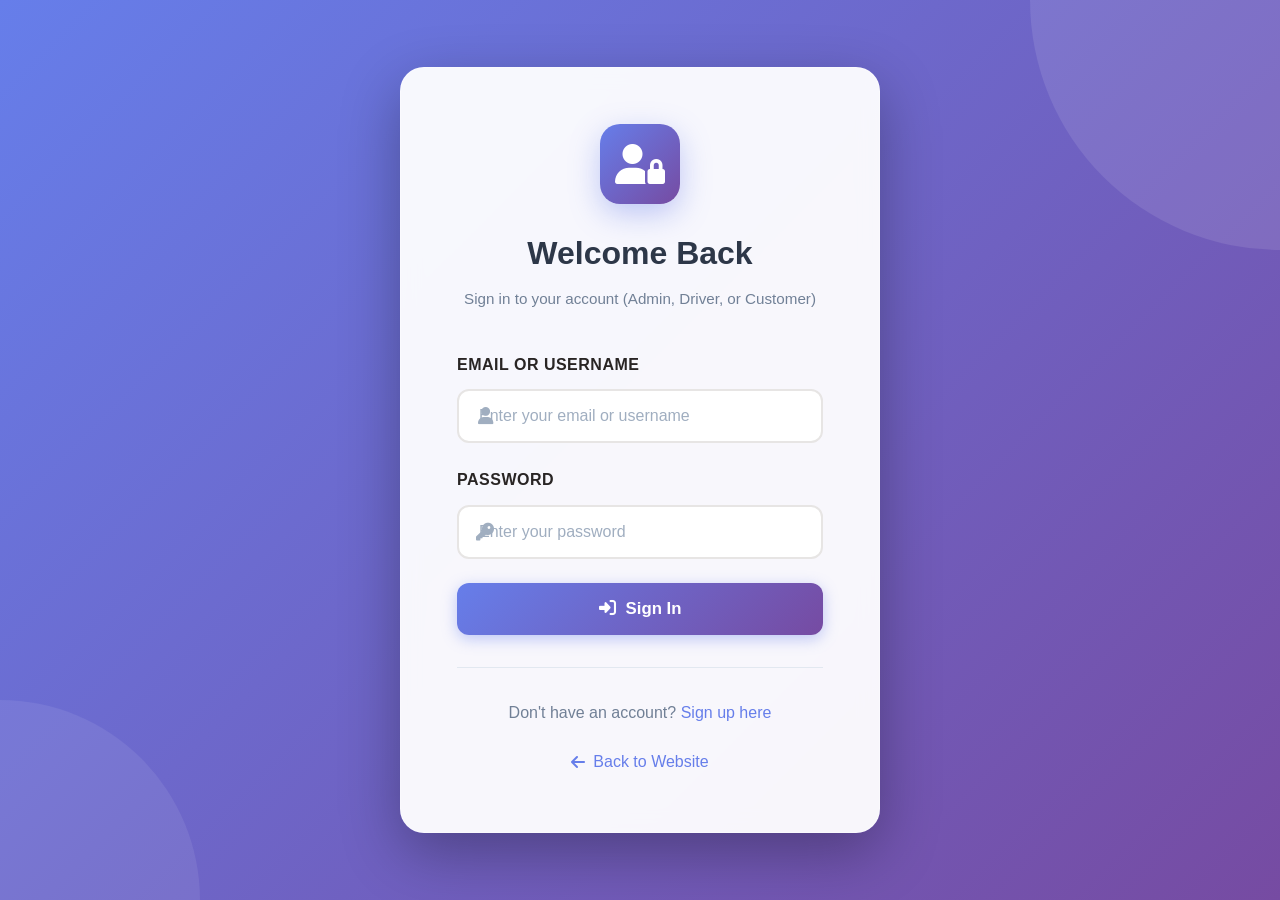
<file: admin-dashboard.html>
<!DOCTYPE html>
<html lang="en">
<head>
    <meta charset="UTF-8">
    <meta name="viewport" content="width=device-width, initial-scale=1.0">
    <title>Admin Dashboard - INFINITRIP</title>
    <link rel="stylesheet" href="https://cdnjs.cloudflare.com/ajax/libs/font-awesome/6.4.0/css/all.min.css">
    <link href="https://fonts.googleapis.com/css2?family=Poppins:wght@300;400;500;600;700;800;900&display=swap" rel="stylesheet">
    <style>
        * {
            margin: 0;
            padding: 0;
            box-sizing: border-box;
        }
        
        :root {
            --primary: #f97316;
            --primary-dark: #ea580c;
            --primary-light: #fb923c;
            --secondary: #0891b2;
            --accent: #06b6d4;
            --success: #22c55e;
            --warning: #f59e0b;
            --danger: #ef4444;
            --dark: #0c0a09;
            --dark-gray: #292524;
            --gray: #78716c;
            --light-gray: #f5f5f4;
            --light: #fafaf9;
            --white: #ffffff;
            --border: #e7e5e4;
            --text: #57534e;
            --text-dark: #292524;
            --gradient-warm: linear-gradient(135deg, #f97316 0%, #ea580c 50%, #dc2626 100%);
            --gradient-cool: linear-gradient(135deg, #0891b2 0%, #06b6d4 100%);
            --shadow-sm: 0 1px 3px rgba(0, 0, 0, 0.08);
            --shadow: 0 4px 12px rgba(0, 0, 0, 0.1);
            --shadow-md: 0 8px 24px rgba(0, 0, 0, 0.12);
            --shadow-lg: 0 16px 48px rgba(0, 0, 0, 0.15);
        }
        
        body {
            font-family: 'Poppins', -apple-system, BlinkMacSystemFont, 'Segoe UI', sans-serif;
            background: var(--light);
            color: var(--text-dark);
            line-height: 1.6;
        }
        
        /* Top Navigation */
        .top-nav {
            background: rgba(255, 255, 255, 0.98);
            backdrop-filter: blur(10px);
            border-bottom: 1px solid var(--border);
            padding: 1.25rem 2rem;
            position: sticky;
            top: 0;
            z-index: 100;
            box-shadow: var(--shadow-sm);
        }
        
        .nav-container {
            display: flex;
            justify-content: space-between;
            align-items: center;
            max-width: 1600px;
            margin: 0 auto;
        }
        
        .nav-brand {
            display: flex;
            align-items: center;
            gap: 12px;
            font-size: 1.75rem;
            font-weight: 800;
            background: var(--gradient-warm);
            -webkit-background-clip: text;
            -webkit-text-fill-color: transparent;
            background-clip: text;
            letter-spacing: -0.5px;
        }
        
        .nav-brand i {
            font-size: 2rem;
            background: var(--gradient-warm);
            -webkit-background-clip: text;
            -webkit-text-fill-color: transparent;
            background-clip: text;
        }
        
        .nav-tabs {
            display: flex;
            gap: 0.5rem;
            flex: 1;
            justify-content: center;
            margin: 0 2rem;
        }
        
        .nav-tab {
            padding: 0.75rem 1.5rem;
            border: none;
            background: transparent;
            color: var(--text);
            font-weight: 500;
            cursor: pointer;
            border-radius: 10px;
            transition: all 0.3s cubic-bezier(0.4, 0, 0.2, 1);
            font-size: 0.95rem;
            position: relative;
        }
        
        .nav-tab::before {
            content: '';
            position: absolute;
            bottom: 8px;
            left: 50%;
            transform: translateX(-50%) scaleX(0);
            width: 6px;
            height: 6px;
            background: var(--primary);
            border-radius: 50%;
            transition: transform 0.3s;
        }
        
        .nav-tab:hover {
            background: rgba(249, 115, 22, 0.08);
            color: var(--primary);
        }
        
        .nav-tab.active {
            background: var(--gradient-warm);
            color: white;
            box-shadow: 0 4px 15px rgba(249, 115, 22, 0.4);
        }
        
        .nav-tab.active::before {
            display: none;
        }
        
        .nav-tab i {
            margin-right: 8px;
        }
        
        .nav-actions {
            display: flex;
            align-items: center;
            gap: 1rem;
        }
        
        .user-menu {
            display: flex;
            align-items: center;
            gap: 10px;
            padding: 0.5rem 1rem;
            background: var(--light);
            border-radius: 12px;
            cursor: pointer;
            border: 1px solid var(--border);
            transition: all 0.3s;
        }
        
        .user-menu:hover {
            background: white;
            box-shadow: var(--shadow-sm);
        }
        
        .user-avatar {
            width: 36px;
            height: 36px;
            background: var(--gradient-warm);
            border-radius: 50%;
            display: flex;
            align-items: center;
            justify-content: center;
            color: white;
            font-weight: 700;
        }
        
        .logout-btn {
            padding: 0.625rem 1.25rem;
            background: var(--danger);
            color: white;
            border: none;
            border-radius: 10px;
            cursor: pointer;
            font-weight: 600;
            transition: all 0.3s;
            display: flex;
            align-items: center;
            gap: 8px;
        }
        
        .logout-btn:hover {
            background: #dc2626;
            transform: translateY(-2px);
            box-shadow: 0 4px 12px rgba(239, 68, 68, 0.3);
        }
        
        /* Main Content */
        .main-container {
            max-width: 1600px;
            margin: 0 auto;
            padding: 2rem;
        }
        
        .page-header {
            margin-bottom: 2rem;
        }
        
        .page-header h1 {
            font-size: 2.5rem;
            font-weight: 800;
            background: var(--gradient-warm);
            -webkit-background-clip: text;
            -webkit-text-fill-color: transparent;
            background-clip: text;
            margin-bottom: 0.5rem;
            letter-spacing: -0.02em;
        }
        
        .page-header p {
            color: var(--text);
            font-size: 1.05rem;
        }
        
        /* Stats Grid */
        .stats-grid {
            display: grid;
            grid-template-columns: repeat(auto-fit, minmax(280px, 1fr));
            gap: 1.5rem;
            margin-bottom: 2rem;
        }
        
        .stat-card {
            background: white;
            border-radius: 20px;
            padding: 2rem;
            box-shadow: var(--shadow);
            border: 1px solid var(--border);
            transition: all 0.4s cubic-bezier(0.4, 0, 0.2, 1);
            position: relative;
            overflow: hidden;
        }
        
        .stat-card::before {
            content: '';
            position: absolute;
            top: 0;
            left: 0;
            right: 0;
            height: 4px;
            background: var(--gradient-warm);
            transform: scaleX(0);
            transition: transform 0.4s;
        }
        
        .stat-card:hover {
            transform: translateY(-8px);
            box-shadow: var(--shadow-lg);
            border-color: var(--primary-light);
        }
        
        .stat-card:hover::before {
            transform: scaleX(1);
        }
        
        .stat-header {
            display: flex;
            justify-content: space-between;
            align-items: center;
            margin-bottom: 1rem;
        }
        
        .stat-icon {
            width: 48px;
            height: 48px;
            border-radius: 12px;
            display: flex;
            align-items: center;
            justify-content: center;
            font-size: 1.5rem;
        }
        
        .stat-icon.blue { background: rgba(249, 115, 22, 0.1); color: var(--primary); }
        .stat-icon.green { background: rgba(34, 197, 94, 0.1); color: var(--success); }
        .stat-icon.orange { background: rgba(245, 158, 11, 0.1); color: var(--warning); }
        .stat-icon.purple { background: rgba(8, 145, 178, 0.1); color: var(--secondary); }
        
        .stat-value {
            font-size: 2.25rem;
            font-weight: 800;
            background: var(--gradient-warm);
            -webkit-background-clip: text;
            -webkit-text-fill-color: transparent;
            background-clip: text;
            margin-bottom: 0.25rem;
        }
        
        .stat-label {
            color: var(--text);
            font-size: 0.9rem;
            font-weight: 500;
        }
        
        .stat-change {
            font-size: 0.85rem;
            color: var(--success);
            margin-top: 0.5rem;
        }
        
        /* Content Cards */
        .content-card {
            background: white;
            border-radius: 20px;
            padding: 2.5rem;
            box-shadow: var(--shadow);
            border: 1px solid var(--border);
            margin-bottom: 2rem;
            transition: all 0.3s;
        }
        
        .content-card:hover {
            box-shadow: var(--shadow-md);
        }
        
        .card-header {
            display: flex;
            justify-content: space-between;
            align-items: center;
            margin-bottom: 1.5rem;
            padding-bottom: 1rem;
            border-bottom: 2px solid var(--light);
        }
        
        .card-header h2 {
            font-size: 1.75rem;
            font-weight: 800;
            color: var(--dark);
            display: flex;
            align-items: center;
            gap: 12px;
            letter-spacing: -0.02em;
        }
        
        .card-header h2 i {
            background: var(--gradient-warm);
            -webkit-background-clip: text;
            -webkit-text-fill-color: transparent;
            background-clip: text;
            font-size: 1.5rem;
        }
        
        .btn {
            padding: 0.75rem 1.5rem;
            border: none;
            border-radius: 10px;
            font-weight: 600;
            cursor: pointer;
            transition: all 0.3s;
            display: inline-flex;
            align-items: center;
            gap: 8px;
            font-size: 0.95rem;
        }
        
        .btn-primary {
            background: var(--gradient-warm);
            color: white;
            box-shadow: 0 4px 15px rgba(249, 115, 22, 0.4);
            position: relative;
            overflow: hidden;
        }
        
        .btn-primary::before {
            content: '';
            position: absolute;
            top: 50%;
            left: 50%;
            width: 0;
            height: 0;
            border-radius: 50%;
            background: rgba(255, 255, 255, 0.3);
            transform: translate(-50%, -50%);
            transition: width 0.6s, height 0.6s;
        }
        
        .btn-primary:hover::before {
            width: 300px;
            height: 300px;
        }
        
        .btn-primary:hover {
            transform: translateY(-2px);
            box-shadow: 0 6px 20px rgba(249, 115, 22, 0.5);
        }
        
        .btn-primary span {
            position: relative;
            z-index: 1;
        }
        
        /* Data Table */
        .table-wrapper {
            overflow-x: auto;
            border-radius: 12px;
            border: 1px solid var(--border);
        }
        
        table {
            width: 100%;
            border-collapse: collapse;
            background: white;
        }
        
        thead {
            background: var(--light);
        }
        
        th {
            padding: 1rem 1.5rem;
            text-align: left;
            font-weight: 600;
            color: var(--text-dark);
            font-size: 0.9rem;
            text-transform: uppercase;
            letter-spacing: 0.5px;
        }
        
        td {
            padding: 1.25rem 1.5rem;
            border-top: 1px solid var(--border);
            color: var(--text-dark);
        }
        
        tbody tr {
            transition: background 0.2s;
        }
        
        tbody tr:hover {
            background: var(--light);
        }
        
        /* Badges */
        .badge {
            display: inline-block;
            padding: 0.4rem 0.9rem;
            border-radius: 20px;
            font-size: 0.85rem;
            font-weight: 600;
        }
        
        .badge-success { background: rgba(34, 197, 94, 0.15); color: var(--success); font-weight: 600; }
        .badge-warning { background: rgba(245, 158, 11, 0.15); color: var(--warning); font-weight: 600; }
        .badge-danger { background: rgba(239, 68, 68, 0.15); color: var(--danger); font-weight: 600; }
        .badge-info { background: rgba(249, 115, 22, 0.15); color: var(--primary); font-weight: 600; }
        
        /* Action Buttons */
        .action-group {
            display: flex;
            gap: 0.5rem;
        }
        
        .btn-icon {
            width: 36px;
            height: 36px;
            border: none;
            border-radius: 8px;
            cursor: pointer;
            display: flex;
            align-items: center;
            justify-content: center;
            transition: all 0.3s;
            font-size: 0.9rem;
        }
        
        .btn-icon.view { background: rgba(34, 197, 94, 0.15); color: var(--success); }
        .btn-icon.edit { background: rgba(249, 115, 22, 0.15); color: var(--primary); }
        .btn-icon.delete { background: rgba(239, 68, 68, 0.15); color: var(--danger); }
        
        .btn-icon:hover {
            transform: scale(1.1) rotate(5deg);
        }
        
        /* Sections */
        .section-hidden {
            display: none;
        }
        
        .section-active {
            display: block;
        }
        
        /* Forms */
        .form-grid {
            display: grid;
            grid-template-columns: repeat(auto-fit, minmax(250px, 1fr));
            gap: 1.5rem;
            margin-bottom: 1.5rem;
        }
        
        .form-group {
            margin-bottom: 1.5rem;
        }
        
        .form-label {
            display: block;
            margin-bottom: 0.5rem;
            font-weight: 600;
            color: var(--text-dark);
            font-size: 0.9rem;
        }
        
        .form-input,
        .form-select,
        .form-textarea {
            width: 100%;
            padding: 0.75rem 1rem;
            border: 2px solid var(--border);
            border-radius: 10px;
            font-family: inherit;
            font-size: 0.95rem;
            transition: all 0.3s;
        }
        
        .form-input:focus,
        .form-select:focus,
        .form-textarea:focus {
            outline: none;
            border-color: var(--primary);
            box-shadow: 0 0 0 3px rgba(249, 115, 22, 0.1);
        }
        
        .form-textarea {
            resize: vertical;
            min-height: 100px;
        }
        
        /* Modal */
        .modal {
            display: none;
            position: fixed;
            top: 0;
            left: 0;
            width: 100%;
            height: 100%;
            background: rgba(0, 0, 0, 0.5);
            backdrop-filter: blur(4px);
            z-index: 1000;
            align-items: center;
            justify-content: center;
            padding: 2rem;
        }
        
        .modal.active {
            display: flex;
        }
        
        .modal-content {
            background: white;
            border-radius: 24px;
            padding: 2.5rem;
            max-width: 600px;
            width: 100%;
            max-height: 90vh;
            overflow-y: auto;
            box-shadow: var(--shadow-lg);
            border: 1px solid var(--border);
        }
        
        .modal-header {
            display: flex;
            justify-content: space-between;
            align-items: center;
            margin-bottom: 1.5rem;
            padding-bottom: 1.5rem;
            border-bottom: 2px solid var(--border);
        }
        
        .modal-header h3 {
            font-size: 1.75rem;
            font-weight: 800;
            background: var(--gradient-warm);
            -webkit-background-clip: text;
            -webkit-text-fill-color: transparent;
            background-clip: text;
            letter-spacing: -0.02em;
        }
        
        .close-modal {
            width: 36px;
            height: 36px;
            border: none;
            background: var(--light);
            border-radius: 50%;
            cursor: pointer;
            display: flex;
            align-items: center;
            justify-content: center;
            color: var(--text);
            transition: all 0.3s;
        }
        
        .close-modal:hover {
            background: var(--danger);
            color: white;
        }
        
        /* Mobile Menu */
        .mobile-menu-btn {
            display: none;
            background: var(--light);
            border: none;
            padding: 0.75rem;
            border-radius: 10px;
            cursor: pointer;
            color: var(--text-dark);
        }
        
        @media (max-width: 1024px) {
            .nav-tabs {
                display: none;
            }
            
            .mobile-menu-btn {
                display: block;
            }
        }
        
        @media (max-width: 768px) {
            .main-container {
                padding: 1rem;
            }
            
            .stats-grid {
                grid-template-columns: 1fr;
            }
            
            .table-wrapper {
                font-size: 0.85rem;
            }
            
            th, td {
                padding: 0.75rem 1rem;
            }
        }
        
        .empty-state {
            text-align: center;
            padding: 4rem 2rem;
            color: var(--text);
        }
        
        .empty-state i {
            font-size: 4.5rem;
            background: var(--gradient-warm);
            -webkit-background-clip: text;
            -webkit-text-fill-color: transparent;
            background-clip: text;
            margin-bottom: 1.5rem;
            opacity: 0.6;
        }
        
        .empty-state h3 {
            font-size: 1.5rem;
            font-weight: 700;
            color: var(--text-dark);
            margin-bottom: 0.5rem;
        }
    </style>
</head>
<body>
    <!-- Top Navigation -->
    <nav class="top-nav">
        <div class="nav-container">
            <div class="nav-brand">
                <i class="fas fa-cube"></i>
                <span>Control Panel</span>
            </div>
            
            <div class="nav-tabs">
                <button type="button" class="nav-tab active" onclick="showSection('dashboard', this)">
                    <i class="fas fa-chart-line"></i> Dashboard
                </button>
                <button type="button" class="nav-tab" onclick="showSection('bookings', this)">
                    <i class="fas fa-calendar-check"></i> Bookings
                </button>
                <button type="button" class="nav-tab" onclick="showSection('users', this)">
                    <i class="fas fa-users"></i> Users
                </button>
                <button type="button" class="nav-tab" onclick="showSection('payments', this)">
                    <i class="fas fa-money-bill-wave"></i> Payments
                </button>
                <button type="button" class="nav-tab" onclick="showSection('drivers', this)">
                    <i class="fas fa-id-card"></i> Drivers
                </button>
                <button type="button" class="nav-tab" onclick="showSection('destinations', this)">
                    <i class="fas fa-map"></i> Destinations
                </button>
                <button type="button" class="nav-tab" onclick="showSection('tours', this)">
                    <i class="fas fa-route"></i> Tours
                </button>
                <button type="button" class="nav-tab" onclick="showSection('analytics', this)">
                    <i class="fas fa-chart-bar"></i> Analytics
                </button>
                <button type="button" class="nav-tab" onclick="showSection('settings', this)">
                    <i class="fas fa-cog"></i> Settings
                </button>
            </div>
            
            <div class="nav-actions">
                <div class="user-menu">
                    <div class="user-avatar" id="adminInitial">A</div>
                    <span id="adminUserName">Admin</span>
                </div>
                <button class="logout-btn" onclick="adminLogout()">
                    <i class="fas fa-sign-out-alt"></i> Logout
                </button>
            </div>
        </div>
    </nav>

    <!-- Main Content -->
    <div class="main-container">
        <!-- Dashboard Section -->
        <section id="dashboard" class="admin-section section-active">
            <div class="page-header">
                <h1>Dashboard Overview</h1>
                <p>Welcome back! Here's what's happening with your business today.</p>
            </div>
            
            <div class="stats-grid">
                <div class="stat-card">
                    <div class="stat-header">
                        <div>
                            <div class="stat-value" id="totalBookings">0</div>
                            <div class="stat-label">Total Bookings</div>
                            <div class="stat-change">↑ 12% from last month</div>
                        </div>
                        <div class="stat-icon blue">
                            <i class="fas fa-calendar-check"></i>
                        </div>
                    </div>
                </div>
                
                <div class="stat-card">
                    <div class="stat-header">
                        <div>
                            <div class="stat-value" id="totalUsers">0</div>
                            <div class="stat-label">Registered Users</div>
                            <div class="stat-change">↑ 8% from last month</div>
                        </div>
                        <div class="stat-icon green">
                            <i class="fas fa-users"></i>
                        </div>
                    </div>
                </div>
                
                <div class="stat-card">
                    <div class="stat-header">
                        <div>
                            <div class="stat-value" id="totalRevenue">₹0</div>
                            <div class="stat-label">Total Revenue</div>
                            <div class="stat-change">↑ 15% from last month</div>
                        </div>
                        <div class="stat-icon orange">
                            <i class="fas fa-rupee-sign"></i>
                        </div>
                    </div>
                </div>
                
                <div class="stat-card">
                    <div class="stat-header">
                        <div>
                            <div class="stat-value" id="totalDestinations">0</div>
                            <div class="stat-label">Active Destinations</div>
                            <div class="stat-change">All active</div>
                        </div>
                        <div class="stat-icon purple">
                            <i class="fas fa-map-marker-alt"></i>
                        </div>
                    </div>
                </div>

                <div class="stat-card">
                    <div class="stat-header">
                        <div>
                            <div class="stat-value" id="totalDrivers">0</div>
                            <div class="stat-label">Driver records</div>
                            <div class="stat-change">Includes pending applications</div>
                        </div>
                        <div class="stat-icon purple" style="background: rgba(139, 92, 246, 0.1); color: #7c3aed;">
                            <i class="fas fa-id-card"></i>
                        </div>
                    </div>
                </div>

                <div class="stat-card">
                    <div class="stat-header">
                        <div>
                            <div class="stat-value" id="totalPayments">0</div>
                            <div class="stat-label">Checkout payments</div>
                            <div class="stat-change" id="totalPaymentVolume">₹0</div>
                        </div>
                        <div class="stat-icon green">
                            <i class="fas fa-receipt"></i>
                        </div>
                    </div>
                </div>
            </div>
            
            <div class="content-card">
                <div class="card-header">
                    <h2><i class="fas fa-clock"></i> Recent Bookings</h2>
                </div>
                <div class="table-wrapper">
                    <table>
                        <thead>
                            <tr>
                                <th>ID</th>
                                <th>Customer</th>
                                <th>Destination</th>
                                <th>Date</th>
                                <th>Amount</th>
                                <th>Status</th>
                            </tr>
                        </thead>
                        <tbody id="recentBookingsBody">
                            <!-- Populated by JavaScript -->
                        </tbody>
                    </table>
                </div>
            </div>
        </section>

        <!-- Bookings Section -->
        <section id="bookings" class="admin-section section-hidden">
            <div class="page-header">
                <h1>Bookings Management</h1>
                <p>Manage and track all customer bookings</p>
            </div>
            
            <div class="content-card">
                <div class="card-header">
                    <h2><i class="fas fa-calendar-check"></i> All Bookings</h2>
                    <button class="btn btn-primary" onclick="openAddBookingModal()">
                        <i class="fas fa-plus"></i> New Booking
                    </button>
                </div>
                <div class="table-wrapper">
                    <table>
                        <thead>
                            <tr>
                                <th>ID</th>
                                <th>Customer</th>
                                <th>Email</th>
                                <th>Phone</th>
                                <th>Destination</th>
                                <th>Package</th>
                                <th>Travel Date</th>
                                <th>Amount</th>
                                <th>Status</th>
                                <th>Actions</th>
                            </tr>
                        </thead>
                        <tbody id="bookingsTableBody">
                            <!-- Populated by JavaScript -->
                        </tbody>
                    </table>
                </div>
            </div>
        </section>

        <!-- Users Section -->
        <section id="users" class="admin-section section-hidden">
            <div class="page-header">
                <h1>Users Management</h1>
                <p>View and manage registered users</p>
            </div>
            
            <div class="content-card">
                <div class="card-header">
                    <h2><i class="fas fa-users"></i> All Users</h2>
                </div>
                <div class="table-wrapper">
                    <table>
                        <thead>
                            <tr>
                                <th>ID</th>
                                <th>Name</th>
                                <th>Email</th>
                                <th>Phone</th>
                                <th>Registered</th>
                                <th>Bookings</th>
                                <th>Actions</th>
                            </tr>
                        </thead>
                        <tbody id="usersTableBody">
                            <!-- Populated by JavaScript -->
                        </tbody>
                    </table>
                </div>
            </div>
        </section>

        <!-- Payments Section -->
        <section id="payments" class="admin-section section-hidden">
            <div class="page-header">
                <h1>Payments</h1>
                <p>Checkout transactions from the payment page (cart)</p>
            </div>
            <div class="content-card">
                <div class="card-header">
                    <h2><i class="fas fa-money-bill-wave"></i> All payments</h2>
                </div>
                <div class="table-wrapper">
                    <table>
                        <thead>
                            <tr>
                                <th>ID</th>
                                <th>Date</th>
                                <th>Customer</th>
                                <th>Email</th>
                                <th>Phone</th>
                                <th>Amount</th>
                                <th>Method</th>
                                <th>Status</th>
                                <th>Actions</th>
                            </tr>
                        </thead>
                        <tbody id="paymentsTableBody"></tbody>
                    </table>
                </div>
            </div>
        </section>

        <!-- Drivers Section -->
        <section id="drivers" class="admin-section section-hidden">
            <div class="page-header">
                <h1>Drivers</h1>
                <p>Applications from the homepage “Join Us” link and driver accounts</p>
            </div>
            <div class="content-card">
                <div class="card-header">
                    <h2><i class="fas fa-id-card"></i> Drivers &amp; applications</h2>
                </div>
                <div class="table-wrapper">
                    <table>
                        <thead>
                            <tr>
                                <th>ID</th>
                                <th>Name</th>
                                <th>Email</th>
                                <th>Phone</th>
                                <th>Licence</th>
                                <th>Vehicle cat.</th>
                                <th>Reg. no.</th>
                                <th>Status</th>
                                <th>Registered</th>
                                <th>Actions</th>
                            </tr>
                        </thead>
                        <tbody id="driversTableBody"></tbody>
                    </table>
                </div>
            </div>
        </section>

        <!-- Destinations Section -->
        <section id="destinations" class="admin-section section-hidden">
            <div class="page-header">
                <h1>Destinations Management</h1>
                <p>Manage destination information and pricing</p>
            </div>
            
            <div class="content-card">
                <div class="card-header">
                    <h2><i class="fas fa-map"></i> Destinations</h2>
                    <button class="btn btn-primary" onclick="openAddDestinationModal()">
                        <i class="fas fa-plus"></i> Add Destination
                    </button>
                </div>
                <div class="table-wrapper">
                    <table>
                        <thead>
                            <tr>
                                <th>Name</th>
                                <th>Price</th>
                                <th>Description</th>
                                <th>Actions</th>
                            </tr>
                        </thead>
                        <tbody id="destinationsTableBody">
                            <!-- Populated by JavaScript -->
                        </tbody>
                    </table>
                </div>
            </div>
        </section>

        <!-- Tours Section -->
        <section id="tours" class="admin-section section-hidden">
            <div class="page-header">
                <h1>Tours Management</h1>
                <p>Manage tour packages and itineraries</p>
            </div>
            
            <div class="content-card">
                <div class="card-header">
                    <h2><i class="fas fa-route"></i> Tours</h2>
                    <button class="btn btn-primary" onclick="openAddTourModal()">
                        <i class="fas fa-plus"></i> Add Tour
                    </button>
                </div>
                <div class="table-wrapper">
                    <table>
                        <thead>
                            <tr>
                                <th>Tour Name</th>
                                <th>Type</th>
                                <th>Days</th>
                                <th>Nights</th>
                                <th>Price</th>
                                <th>Destinations</th>
                                <th>Actions</th>
                            </tr>
                        </thead>
                        <tbody id="toursTableBody">
                            <!-- Populated by JavaScript -->
                        </tbody>
                    </table>
                </div>
            </div>
        </section>

        <!-- Analytics Section -->
        <section id="analytics" class="admin-section section-hidden">
            <div class="page-header">
                <h1>Analytics & Reports</h1>
                <p>Track your business performance and insights</p>
            </div>
            
            <div class="stats-grid">
                <div class="stat-card">
                    <div class="stat-header">
                        <div>
                            <div class="stat-value" id="monthlyBookings">0</div>
                            <div class="stat-label">Bookings This Month</div>
                        </div>
                        <div class="stat-icon blue">
                            <i class="fas fa-calendar-day"></i>
                        </div>
                    </div>
                </div>
                
                <div class="stat-card">
                    <div class="stat-header">
                        <div>
                            <div class="stat-value" id="monthlyRevenue">₹0</div>
                            <div class="stat-label">Revenue This Month</div>
                        </div>
                        <div class="stat-icon green">
                            <i class="fas fa-rupee-sign"></i>
                        </div>
                    </div>
                </div>
                
                <div class="stat-card">
                    <div class="stat-header">
                        <div>
                            <div class="stat-value" id="monthlyUsers">0</div>
                            <div class="stat-label">New Users This Month</div>
                        </div>
                        <div class="stat-icon orange">
                            <i class="fas fa-user-plus"></i>
                        </div>
                    </div>
                </div>
                
                <div class="stat-card">
                    <div class="stat-header">
                        <div>
                            <div class="stat-value" id="popularDestination">-</div>
                            <div class="stat-label">Popular Destination</div>
                        </div>
                        <div class="stat-icon purple">
                            <i class="fas fa-star"></i>
                        </div>
                    </div>
                </div>
            </div>
        </section>

        <!-- Settings Section -->
        <section id="settings" class="admin-section section-hidden">
            <div class="page-header">
                <h1>Settings</h1>
                <p>Configure your system preferences</p>
            </div>
            
            <div class="content-card">
                <div class="card-header">
                    <h2><i class="fas fa-cog"></i> General Settings</h2>
                </div>
                <div class="form-grid">
                    <div class="form-group">
                        <label class="form-label">Company Name</label>
                        <input type="text" id="companyName" class="form-input" value="INFINITRIP">
                    </div>
                    <div class="form-group">
                        <label class="form-label">Contact Email</label>
                        <input type="email" id="contactEmail" class="form-input" value="info@infinitrip.com">
                    </div>
                    <div class="form-group">
                        <label class="form-label">Phone Number 1</label>
                        <input type="tel" id="phone1" class="form-input" value="+91 95124 95229">
                    </div>
                    <div class="form-group">
                        <label class="form-label">Phone Number 2</label>
                        <input type="tel" id="phone2" class="form-input" value="+91 79900 63442">
                    </div>
                </div>
                <div class="form-group">
                    <label class="form-label">Address</label>
                    <textarea id="companyAddress" class="form-textarea">123 Travel Street, Bhuj, Kutch, Gujarat, India - 370001</textarea>
                </div>
                <button class="btn btn-primary" onclick="saveSettings()">
                    <i class="fas fa-save"></i> Save Settings
                </button>
            </div>
        </section>
    </div>

    <!-- Modal Container -->
    <div id="modalContainer"></div>

    <script src="infinitrip-api.js"></script>
    <script src="admin.js"></script>
    <script>
        // Check admin authentication
        if (!isAdminLoggedIn()) {
            window.location.href = 'signin.html?role=admin';
        }

        // Initialize dashboard
        document.addEventListener('DOMContentLoaded', function() {
            var afterLoad = function () {
                loadDashboardData();
                loadBookings();
                loadUsers();
                loadPayments();
                loadDrivers();
                loadDestinations();
                loadTours();
                loadAnalytics();
                loadSettings();
            };
            if (typeof adminBootstrap === 'function') {
                adminBootstrap().then(afterLoad);
            } else {
                afterLoad();
            }
            
            // Set admin initial
            const adminUsername = localStorage.getItem('adminUsername');
            if (adminUsername && adminUsername !== 'undefined' && adminUsername !== 'null') {
                document.getElementById('adminInitial').textContent = adminUsername.charAt(0).toUpperCase();
                document.getElementById('adminUserName').textContent = adminUsername;
            } else {
                document.getElementById('adminInitial').textContent = 'A';
                document.getElementById('adminUserName').textContent = 'Admin';
            }
        });
        
        // Navigation function (pass `this` from nav buttons so clicks on icons still work)
        function showSection(sectionId, tabEl) {
            document.querySelectorAll('.admin-section').forEach(section => {
                section.classList.remove('section-active');
                section.classList.add('section-hidden');
            });

            const section = document.getElementById(sectionId);
            if (section) {
                section.classList.remove('section-hidden');
                section.classList.add('section-active');
            }

            document.querySelectorAll('.nav-tab').forEach(tab => tab.classList.remove('active'));
            const btn = tabEl && tabEl.closest ? tabEl.closest('.nav-tab') : tabEl;
            if (btn) btn.classList.add('active');

            if (sectionId === 'bookings') loadBookings();
            if (sectionId === 'users') loadUsers();
            if (sectionId === 'payments') loadPayments();
            if (sectionId === 'drivers') loadDrivers();
            if (sectionId === 'destinations') loadDestinations();
            if (sectionId === 'tours') loadTours();
            if (sectionId === 'analytics') loadAnalytics();
            if (sectionId === 'dashboard') loadDashboardData();
        }
        
        // Make functions globally available
        window.showSection = showSection;
        window.openAddBookingModal = function() { alert('Add booking feature coming soon'); };
        window.openAddDestinationModal = function() { alert('Add destination feature coming soon'); };
        window.openAddTourModal = function() { alert('Add tour feature coming soon'); };
    </script>
</body>
</html>
</file>
<file: styles.css>
/* Modern Travel Website Design - INFINITRIP */

:root {
    --primary: #f97316;
    --primary-dark: #ea580c;
    --primary-light: #fb923c;
    --secondary: #0891b2;
    --accent: #06b6d4;
    --success: #22c55e;
    --warning: #f59e0b;
    --danger: #ef4444;
    --dark: #0c0a09;
    --dark-gray: #292524;
    --gray: #78716c;
    --light-gray: #f5f5f4;
    --light: #fafaf9;
    --white: #ffffff;
    --border: #e7e5e4;
    --text: #57534e;
    --text-dark: #292524;
    --gradient-warm: linear-gradient(135deg, #f97316 0%, #ea580c 50%, #dc2626 100%);
    --gradient-cool: linear-gradient(135deg, #0891b2 0%, #06b6d4 100%);
    --shadow-sm: 0 1px 3px rgba(0, 0, 0, 0.08);
    --shadow: 0 4px 12px rgba(0, 0, 0, 0.1);
    --shadow-md: 0 8px 24px rgba(0, 0, 0, 0.12);
    --shadow-lg: 0 16px 48px rgba(0, 0, 0, 0.15);
}

* {
    margin: 0;
    padding: 0;
    box-sizing: border-box;
}

body {
    font-family: 'Poppins', -apple-system, BlinkMacSystemFont, 'Segoe UI', sans-serif;
    line-height: 1.6;
    color: var(--text-dark);
    overflow-x: hidden;
    background: var(--white);
    font-size: 16px;
}

.container {
    max-width: 1280px;
    margin: 0 auto;
    padding: 0 2rem;
    width: 100%;
}

/* Navigation */
.navbar {
    background: rgba(255, 255, 255, 0.98);
    backdrop-filter: blur(10px);
    box-shadow: var(--shadow-sm);
    position: sticky;
    top: 0;
    z-index: 1000;
    padding: 1.25rem 0;
    border-bottom: 1px solid var(--border);
}

.nav-wrapper {
    display: flex;
    justify-content: space-between;
    align-items: center;
}

.logo {
    display: flex;
    align-items: center;
    gap: 12px;
    font-size: 1.75rem;
    font-weight: 800;
    color: var(--primary);
    text-decoration: none;
    letter-spacing: -0.5px;
}

.logo img {
    height: 55px;
    width: auto;
    object-fit: contain;
    max-width: 200px;
}

.logo i {
    font-size: 2rem;
    background: var(--gradient-warm);
    -webkit-background-clip: text;
    -webkit-text-fill-color: transparent;
    background-clip: text;
}

.nav-menu {
    display: flex;
    list-style: none;
    gap: 0.5rem;
    align-items: center;
}

.nav-menu a {
    text-decoration: none;
    color: var(--text-dark);
    font-weight: 500;
    padding: 0.75rem 1.5rem;
    border-radius: 10px;
    transition: all 0.3s cubic-bezier(0.4, 0, 0.2, 1);
    font-size: 0.95rem;
    position: relative;
}

.nav-menu a::before {
    content: '';
    position: absolute;
    bottom: 8px;
    left: 50%;
    transform: translateX(-50%) scaleX(0);
    width: 6px;
    height: 6px;
    background: var(--primary);
    border-radius: 50%;
    transition: transform 0.3s;
}

.nav-menu a:hover {
    color: var(--primary);
    background: rgba(249, 115, 22, 0.08);
}

.nav-menu a.active {
    color: var(--primary);
    background: rgba(249, 115, 22, 0.1);
    font-weight: 600;
}

.nav-menu a.active::before {
    transform: translateX(-50%) scaleX(1);
}

.hamburger {
    display: none;
    flex-direction: column;
    gap: 5px;
    cursor: pointer;
    padding: 0.5rem;
}

.hamburger span {
    width: 25px;
    height: 3px;
    background: var(--text-dark);
    border-radius: 3px;
    transition: all 0.3s;
}

/* Hero Section */
.hero {
    position: relative;
    min-height: 90vh;
    display: flex;
    align-items: center;
    justify-content: center;
    background: linear-gradient(135deg, #0f172a 0%, #1e293b 50%, #334155 100%);
    overflow: hidden;
    padding: 2rem 0;
}

.hero::before {
    content: '';
    position: absolute;
    top: 0;
    left: 0;
    right: 0;
    bottom: 0;
    background: 
        radial-gradient(circle at 20% 50%, rgba(249, 115, 22, 0.15) 0%, transparent 50%),
        radial-gradient(circle at 80% 80%, rgba(8, 145, 178, 0.15) 0%, transparent 50%);
    pointer-events: none;
}

.hero-overlay {
    position: absolute;
    top: 0;
    left: 0;
    width: 100%;
    height: 100%;
    background: rgba(0, 0, 0, 0.4);
    z-index: 1;
}

.hero-content {
    position: relative;
    z-index: 2;
    text-align: center;
    color: white;
    max-width: 900px;
    padding: 2rem;
}

.hero-content h1 {
    font-size: 4rem;
    font-weight: 800;
    margin-bottom: 1.5rem;
    line-height: 1.1;
    letter-spacing: -0.03em;
    background: linear-gradient(135deg, #ffffff 0%, #f5f5f4 100%);
    -webkit-background-clip: text;
    -webkit-text-fill-color: transparent;
    background-clip: text;
}

.hero-content p {
    font-size: 1.5rem;
    margin-bottom: 2.5rem;
    opacity: 0.9;
    font-weight: 300;
    letter-spacing: 0.01em;
}

.scroll-indicator {
    position: absolute;
    bottom: 3rem;
    left: 50%;
    transform: translateX(-50%);
    z-index: 2;
    color: white;
    font-size: 1.5rem;
    opacity: 0.7;
    animation: bounce 2s infinite;
}

@keyframes bounce {
    0%, 100% { transform: translateX(-50%) translateY(0); }
    50% { transform: translateX(-50%) translateY(-10px); }
}

/* Buttons */
.btn {
    display: inline-flex;
    align-items: center;
    gap: 10px;
    padding: 1rem 2.5rem;
    border: none;
    border-radius: 12px;
    font-weight: 600;
    font-size: 1.05rem;
    cursor: pointer;
    transition: all 0.3s cubic-bezier(0.4, 0, 0.2, 1);
    text-decoration: none;
    font-family: inherit;
    line-height: 1.5;
    position: relative;
    overflow: hidden;
}

.btn::before {
    content: '';
    position: absolute;
    top: 50%;
    left: 50%;
    width: 0;
    height: 0;
    border-radius: 50%;
    background: rgba(255, 255, 255, 0.3);
    transform: translate(-50%, -50%);
    transition: width 0.6s, height 0.6s;
}

.btn:hover::before {
    width: 300px;
    height: 300px;
}

.btn-primary {
    background: var(--gradient-warm);
    color: white;
    box-shadow: 0 8px 24px rgba(249, 115, 22, 0.4);
    position: relative;
    z-index: 1;
}

.btn-primary:hover {
    transform: translateY(-2px);
    box-shadow: 0 12px 32px rgba(249, 115, 22, 0.5);
}

.btn-secondary {
    background: white;
    color: var(--primary);
    border: 2px solid var(--primary);
}

.btn-secondary:hover {
    background: var(--primary);
    color: white;
    transform: translateY(-2px);
    box-shadow: 0 8px 24px rgba(249, 115, 22, 0.3);
}

.btn-large {
    padding: 1.25rem 3rem;
    font-size: 1.15rem;
}

/* Sections */
section {
    padding: 6rem 0;
    width: 100%;
}

.section-title {
    font-size: 2.75rem;
    font-weight: 800;
    text-align: center;
    margin-bottom: 4rem;
    color: var(--dark);
    letter-spacing: -0.02em;
    position: relative;
}

.section-title::after {
    content: '';
    position: absolute;
    bottom: -1rem;
    left: 50%;
    transform: translateX(-50%);
    width: 100px;
    height: 5px;
    background: var(--gradient-warm);
    border-radius: 3px;
}

/* Features Section */
.features {
    background: var(--light);
    position: relative;
}

.features-grid {
    display: grid;
    grid-template-columns: repeat(auto-fit, minmax(280px, 1fr));
    gap: 2.5rem;
}

.feature-card {
    background: white;
    padding: 3rem 2.5rem;
    border-radius: 20px;
    text-align: center;
    box-shadow: var(--shadow);
    border: 1px solid var(--border);
    transition: all 0.4s cubic-bezier(0.4, 0, 0.2, 1);
    position: relative;
    overflow: hidden;
}

.feature-card::before {
    content: '';
    position: absolute;
    top: 0;
    left: 0;
    right: 0;
    height: 4px;
    background: var(--gradient-warm);
    transform: scaleX(0);
    transition: transform 0.4s;
}

.feature-card:hover {
    transform: translateY(-8px);
    box-shadow: var(--shadow-lg);
    border-color: var(--primary-light);
}

.feature-card:hover::before {
    transform: scaleX(1);
}

.feature-card i {
    font-size: 3.5rem;
    background: var(--gradient-warm);
    -webkit-background-clip: text;
    -webkit-text-fill-color: transparent;
    background-clip: text;
    margin-bottom: 1.5rem;
    display: block;
}

.feature-card h3 {
    font-size: 1.5rem;
    margin-bottom: 1rem;
    color: var(--dark);
    font-weight: 700;
}

.feature-card p {
    color: var(--text);
    line-height: 1.8;
    font-size: 1rem;
}

/* Destinations Preview */
.destinations-preview {
    background: white;
}

.destinations-grid {
    display: grid;
    grid-template-columns: repeat(auto-fit, minmax(320px, 1fr));
    gap: 2.5rem;
}

.destination-card {
    background: white;
    border-radius: 20px;
    overflow: hidden;
    box-shadow: var(--shadow);
    border: 1px solid var(--border);
    transition: all 0.4s cubic-bezier(0.4, 0, 0.2, 1);
    position: relative;
}

.destination-card:hover {
    transform: translateY(-8px) scale(1.02);
    box-shadow: var(--shadow-lg);
    border-color: var(--primary-light);
}

.destination-image {
    width: 100%;
    height: 280px;
    background-size: cover;
    background-position: center;
    position: relative;
    transition: transform 0.4s;
}

.destination-card:hover .destination-image {
    transform: scale(1.1);
}

.destination-overlay {
    position: absolute;
    top: 0;
    left: 0;
    width: 100%;
    height: 100%;
    background: linear-gradient(to top, rgba(0,0,0,0.7), rgba(0,0,0,0.1));
}

.destination-content {
    padding: 2rem;
}

.destination-content h3 {
    font-size: 1.625rem;
    margin-bottom: 1rem;
    color: var(--dark);
    font-weight: 700;
}

.destination-content p {
    color: var(--text);
    margin-bottom: 1.5rem;
    line-height: 1.8;
    font-size: 1rem;
}

/* About Section */
.about {
    background: linear-gradient(135deg, var(--light) 0%, white 100%);
    position: relative;
}

.about-content {
    display: grid;
    grid-template-columns: 1fr 1fr;
    gap: 5rem;
    align-items: center;
}

.about-text h2 {
    font-size: 2.75rem;
    margin-bottom: 1.5rem;
    color: var(--dark);
    font-weight: 800;
    letter-spacing: -0.02em;
}

.about-text p {
    color: var(--text);
    line-height: 1.9;
    margin-bottom: 1.5rem;
    font-size: 1.1rem;
}

.about-image {
    position: relative;
    border-radius: 24px;
    overflow: hidden;
    box-shadow: var(--shadow-lg);
    transform: rotate(-2deg);
    transition: transform 0.4s;
}

.about-image:hover {
    transform: rotate(0deg) scale(1.02);
}

.about-logo {
    width: 100%;
    height: 100%;
    object-fit: cover;
    border-radius: 24px;
}

/* Contact Section */
.contact {
    background: white;
}

.contact-content {
    display: grid;
    grid-template-columns: 1fr 1fr;
    gap: 5rem;
}

.contact-info {
    display: flex;
    flex-direction: column;
    gap: 2rem;
}

.contact-item {
    display: flex;
    align-items: start;
    gap: 1.5rem;
    padding: 2rem;
    background: var(--light);
    border-radius: 16px;
    transition: all 0.3s;
    border: 2px solid transparent;
}

.contact-item:hover {
    background: white;
    box-shadow: var(--shadow-md);
    border-color: var(--primary-light);
    transform: translateX(8px);
}

.contact-item i {
    font-size: 2rem;
    background: var(--gradient-warm);
    -webkit-background-clip: text;
    -webkit-text-fill-color: transparent;
    background-clip: text;
    margin-top: 0.25rem;
    flex-shrink: 0;
}

.contact-item h3 {
    margin-bottom: 0.5rem;
    color: var(--dark);
    font-weight: 700;
    font-size: 1.25rem;
}

.contact-item p {
    color: var(--text);
    font-size: 1rem;
}

.contact-form {
    background: white;
    padding: 2.5rem;
    border-radius: 16px;
    box-shadow: var(--shadow);
    border: 1px solid var(--border);
    display: flex;
    flex-direction: column;
    gap: 1.25rem;
}

.contact-form-row {
    display: grid;
    grid-template-columns: 1fr 1fr 1fr;
    gap: 1rem;
}

.contact-form input,
.contact-form textarea {
    width: 100%;
    padding: 0.875rem 1rem;
    border: 1px solid #e2e8f0;
    border-radius: 6px;
    font-family: inherit;
    font-size: 1rem;
    transition: all 0.2s;
    background: white;
    color: var(--text-dark);
}

.contact-form input::placeholder,
.contact-form textarea::placeholder {
    color: #a0aec0;
    font-size: 0.95rem;
}

.contact-form input:focus,
.contact-form textarea:focus {
    outline: none;
    border-color: var(--primary);
}

.contact-form textarea {
    resize: vertical;
    min-height: 120px;
    grid-column: 1 / 3;
    margin-top: 0.5rem;
}

.contact-submit-btn {
    align-self: flex-end;
    margin-top: 0.25rem;
    padding: 0.875rem 2rem;
    background: var(--gradient-warm);
    color: white;
    border: none;
    border-radius: 8px;
    font-weight: 600;
    font-size: 1rem;
    cursor: pointer;
    transition: all 0.3s;
    box-shadow: 0 4px 12px rgba(249, 115, 22, 0.3);
    position: relative;
    overflow: hidden;
    font-family: inherit;
}

.contact-submit-btn::before {
    content: '';
    position: absolute;
    top: 50%;
    left: 50%;
    width: 0;
    height: 0;
    border-radius: 50%;
    background: rgba(255, 255, 255, 0.2);
    transform: translate(-50%, -50%);
    transition: width 0.6s, height 0.6s;
}

.contact-submit-btn:hover::before {
    width: 300px;
    height: 300px;
}

.contact-submit-btn:hover {
    transform: translateY(-2px);
    box-shadow: 0 6px 18px rgba(249, 115, 22, 0.4);
}

.contact-submit-btn span {
    position: relative;
    z-index: 1;
}

@media (max-width: 768px) {
    .contact-form-row {
        grid-template-columns: 1fr;
    }
    
    .contact-form textarea {
        grid-column: 1;
    }
    
    .contact-submit-btn {
        align-self: stretch;
        width: 100%;
    }
}

.form-group {
    margin-bottom: 1.75rem;
}

.form-group label {
    display: block;
    margin-bottom: 0.75rem;
    font-weight: 600;
    color: var(--text-dark);
    font-size: 1rem;
}

.form-group input,
.form-group textarea {
    width: 100%;
    padding: 1rem 1.25rem;
    border: 2px solid var(--border);
    border-radius: 12px;
    font-family: inherit;
    font-size: 1rem;
    transition: all 0.3s;
    background: white;
}

.form-group input:focus,
.form-group textarea:focus {
    outline: none;
    border-color: var(--primary);
    box-shadow: 0 0 0 4px rgba(249, 115, 22, 0.1);
}

.form-group textarea {
    resize: vertical;
    min-height: 140px;
}

/* Footer */
.footer {
    background: var(--dark);
    color: white;
    padding: 5rem 0 2.5rem;
    position: relative;
}

.footer::before {
    content: '';
    position: absolute;
    top: 0;
    left: 0;
    right: 0;
    height: 4px;
    background: var(--gradient-warm);
}

.footer-content {
    display: grid;
    grid-template-columns: repeat(auto-fit, minmax(250px, 1fr));
    gap: 3.5rem;
    margin-bottom: 3rem;
}

.footer-section h3 {
    margin-bottom: 1.75rem;
    font-size: 1.5rem;
    font-weight: 700;
}

.footer-section p {
    color: rgba(255, 255, 255, 0.7);
    line-height: 1.8;
    margin-bottom: 1.75rem;
    font-size: 1rem;
}

.footer-section ul {
    list-style: none;
}

.footer-section ul li {
    margin-bottom: 0.875rem;
}

.footer-section ul li a {
    color: rgba(255, 255, 255, 0.7);
    text-decoration: none;
    transition: all 0.3s;
    font-size: 1rem;
    display: inline-block;
}

.footer-section ul li a:hover {
    color: var(--primary-light);
    transform: translateX(5px);
}

.social-links {
    display: flex;
    gap: 1rem;
    margin-top: 2rem;
}

.social-links a {
    width: 44px;
    height: 44px;
    background: rgba(255, 255, 255, 0.1);
    border-radius: 12px;
    display: flex;
    align-items: center;
    justify-content: center;
    color: white;
    transition: all 0.3s;
    font-size: 1.25rem;
}

.social-links a:hover {
    background: var(--gradient-warm);
    transform: translateY(-4px) rotate(5deg);
    box-shadow: 0 8px 16px rgba(249, 115, 22, 0.3);
}

.footer-bottom {
    text-align: center;
    padding-top: 2.5rem;
    border-top: 1px solid rgba(255, 255, 255, 0.1);
    color: rgba(255, 255, 255, 0.6);
    font-size: 0.95rem;
}

/* WhatsApp Button */
.whatsapp-button {
    position: fixed;
    bottom: 20px;
    right: 20px;
    width: 60px;
    height: 60px;
    background: #25d366;
    border-radius: 50%;
    display: flex;
    align-items: center;
    justify-content: center;
    box-shadow: 0 8px 24px rgba(37, 211, 102, 0.4);
    z-index: 999;
    cursor: pointer;
    transition: all 0.3s;
    text-decoration: none;
}

.whatsapp-button:hover {
    transform: scale(1.1) rotate(5deg);
    box-shadow: 0 12px 32px rgba(37, 211, 102, 0.5);
}

.whatsapp-button i {
    color: white;
    font-size: 28px;
}

/* Page Header */
.page-header {
    background: linear-gradient(135deg, #0f172a 0%, #1e293b 50%, #334155 100%);
    padding: 6rem 0 5rem;
    text-align: center;
    color: white;
    position: relative;
    overflow: hidden;
}

.page-header::before {
    content: '';
    position: absolute;
    top: 0;
    left: 0;
    right: 0;
    bottom: 0;
    background: 
        radial-gradient(circle at 20% 50%, rgba(249, 115, 22, 0.15) 0%, transparent 50%),
        radial-gradient(circle at 80% 80%, rgba(8, 145, 178, 0.15) 0%, transparent 50%);
}

.page-header-overlay {
    position: absolute;
    top: 0;
    left: 0;
    width: 100%;
    height: 100%;
    background: rgba(0, 0, 0, 0.3);
}

.page-header-content {
    position: relative;
    z-index: 2;
}

.page-header-content h1 {
    font-size: 3.5rem;
    font-weight: 800;
    margin-bottom: 1rem;
    letter-spacing: -0.02em;
}

.page-header-content p {
    font-size: 1.35rem;
    opacity: 0.9;
    font-weight: 300;
}

/* Utility Classes */
.text-center {
    text-align: center;
}

.mt-1 { margin-top: 1rem; }
.mt-2 { margin-top: 2rem; }
.mb-1 { margin-bottom: 1rem; }
.mb-2 { margin-bottom: 2rem; }

/* Responsive Design */
@media (max-width: 768px) {
    .hamburger {
        display: flex;
    }
    
    .nav-menu {
        position: fixed;
        top: 75px;
        left: -100%;
        width: 100%;
        height: calc(100vh - 75px);
        background: white;
        flex-direction: column;
        padding: 2rem;
        transition: left 0.3s;
        box-shadow: var(--shadow-lg);
        gap: 0.5rem;
    }
    
    .nav-menu.active {
        left: 0;
    }
    
    .hero-content h1 {
        font-size: 2.5rem;
    }
    
    .hero-content p {
        font-size: 1.2rem;
    }
    
    .section-title {
        font-size: 2rem;
    }
    
    .about-content,
    .contact-content {
        grid-template-columns: 1fr;
    }
    
    .destinations-grid,
    .features-grid {
        grid-template-columns: 1fr;
    }
    
    .container {
        padding: 0 1.5rem;
    }
    
    section {
        padding: 4rem 0;
    }
}
</file>
